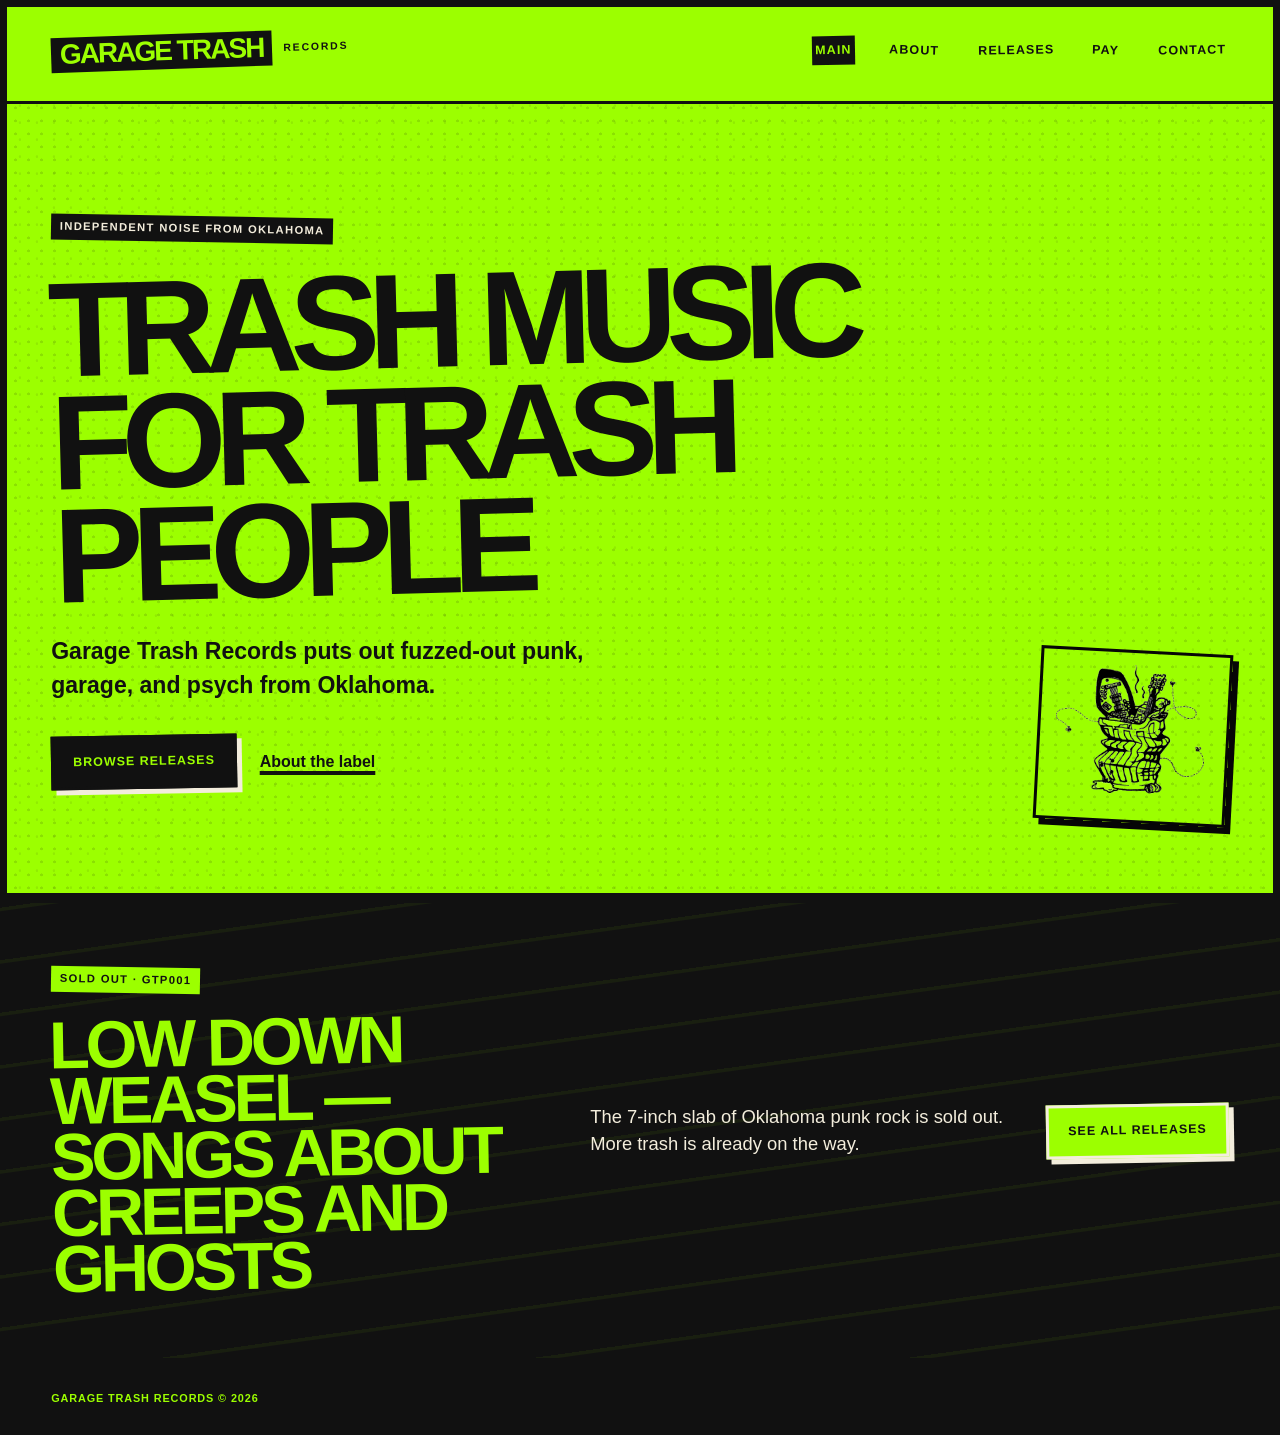
<file: index.html>
<!doctype html>
<html lang="en">
<head>
  <meta charset="utf-8">
  <meta name="viewport" content="width=device-width, initial-scale=1">
  <meta name="description" content="Garage Trash Records puts out fuzzed-out punk, garage, and psych from Oklahoma.">
  <title>Garage Trash Records | Oklahoma Punk, Garage &amp; Psych</title>
  <link rel="stylesheet" href="styles.css?v=20261006-1">
</head>
<body>
  <a class="skip-link" href="#main-content">Skip to content</a>

  <header class="site-header">
    <a class="wordmark" href="index.html" aria-label="Garage Trash Records home">
      <strong>Garage Trash</strong>
      <small>Records</small>
    </a>
    <nav class="site-nav" aria-label="Main navigation">
      <a href="index.html" aria-current="page">Main</a>
      <a href="about.html">About</a>
      <a href="merch.html">Releases</a>
      <a href="pay.html">Pay</a>
      <a href="contact.html">Contact</a>
    </nav>
  </header>

  <main id="main-content">
    <section class="hero">
      <div class="hero-copy">
        <p class="eyebrow">Independent noise from Oklahoma</p>
        <h1>Trash Music<br>for Trash People</h1>
        <p class="intro">Garage Trash Records puts out fuzzed-out punk, garage, and psych from Oklahoma.</p>
        <div class="button-row">
          <a class="button" href="merch.html">Browse releases</a>
          <a class="text-link" href="about.html">About the label</a>
        </div>
        <img class="hero-mark" src="garage-trash-logo-transparent.png" alt="Garage Trash overflowing trash-can mark">
      </div>
    </section>

    <section class="announcement" aria-labelledby="coming-soon">
      <div>
        <p class="eyebrow">Sold out · GTP001</p>
        <h2 id="coming-soon">Low Down Weasel — Songs About Creeps And Ghosts</h2>
      </div>
      <p>The 7-inch slab of Oklahoma punk rock is sold out. More trash is already on the way.</p>
      <a class="button button-dark" href="merch.html">See all releases</a>
    </section>
  </main>

  <footer class="site-footer">
    <p>Garage Trash Records <span aria-hidden="true">©</span> 2026</p>
  </footer>
</body>
</html>
</file>
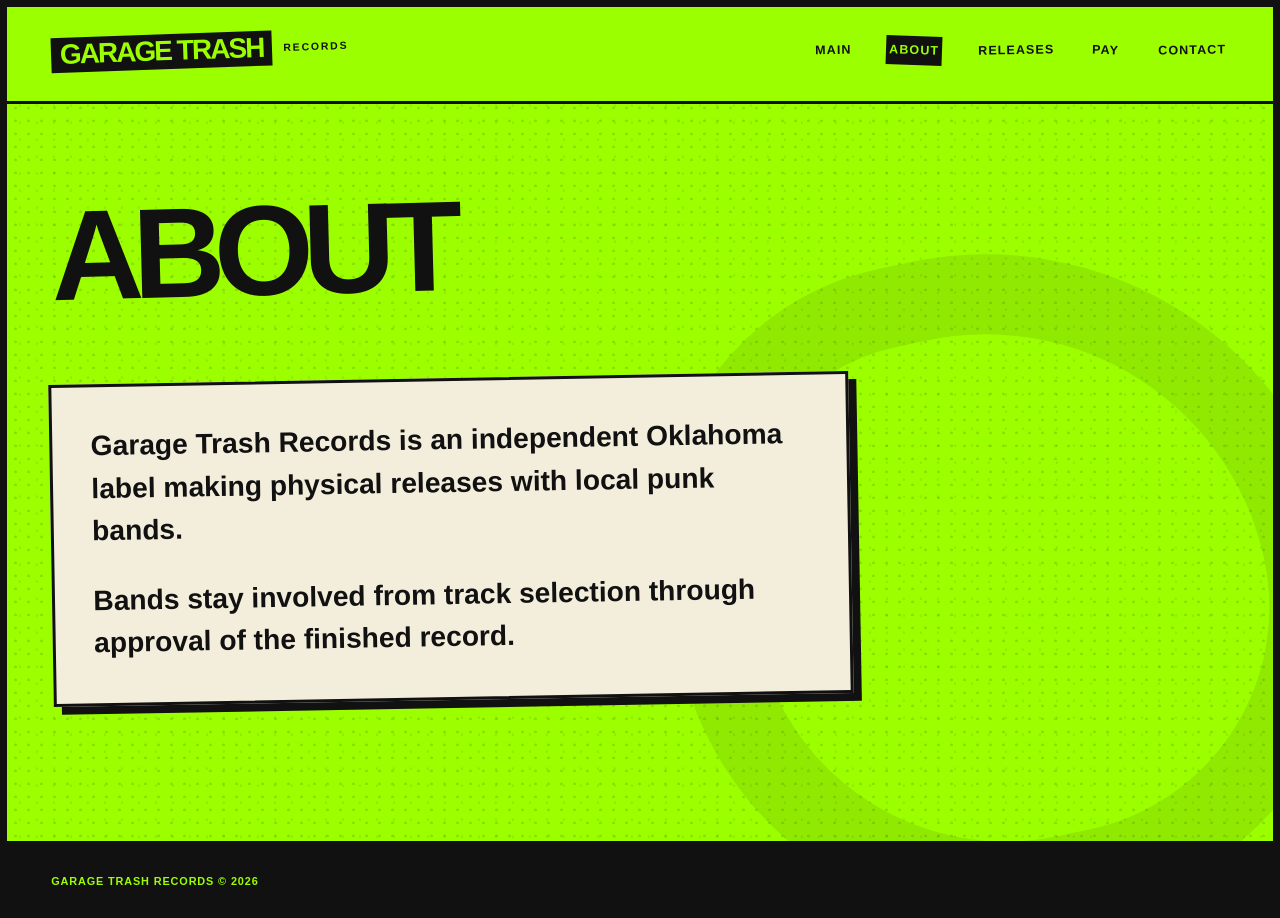
<file: about.html>
<!doctype html>
<html lang="en">
<head>
  <meta charset="utf-8">
  <meta name="viewport" content="width=device-width, initial-scale=1">
  <meta name="description" content="About Garage Trash Records, an independent Oklahoma punk label.">
  <title>About | Garage Trash Records</title>
  <link rel="stylesheet" href="styles.css?v=20261006-1">
</head>
<body>
  <a class="skip-link" href="#main-content">Skip to content</a>

  <header class="site-header">
    <a class="wordmark" href="index.html" aria-label="Garage Trash Records home">
      <strong>Garage Trash</strong>
      <small>Records</small>
    </a>
    <nav class="site-nav" aria-label="Main navigation">
      <a href="index.html">Main</a>
      <a href="about.html" aria-current="page">About</a>
      <a href="merch.html">Releases</a>
      <a href="pay.html">Pay</a>
      <a href="contact.html">Contact</a>
    </nav>
  </header>

  <main id="main-content" class="basic-page">
    <h1>About</h1>
    <div class="about-copy">
      <p>Garage Trash Records is an independent Oklahoma label making physical releases with local punk bands.</p>
      <p>Bands stay involved from track selection through approval of the finished record.</p>
    </div>
  </main>

  <footer class="site-footer">
    <p>Garage Trash Records <span aria-hidden="true">©</span> 2026</p>
  </footer>
</body>
</html>
</file>
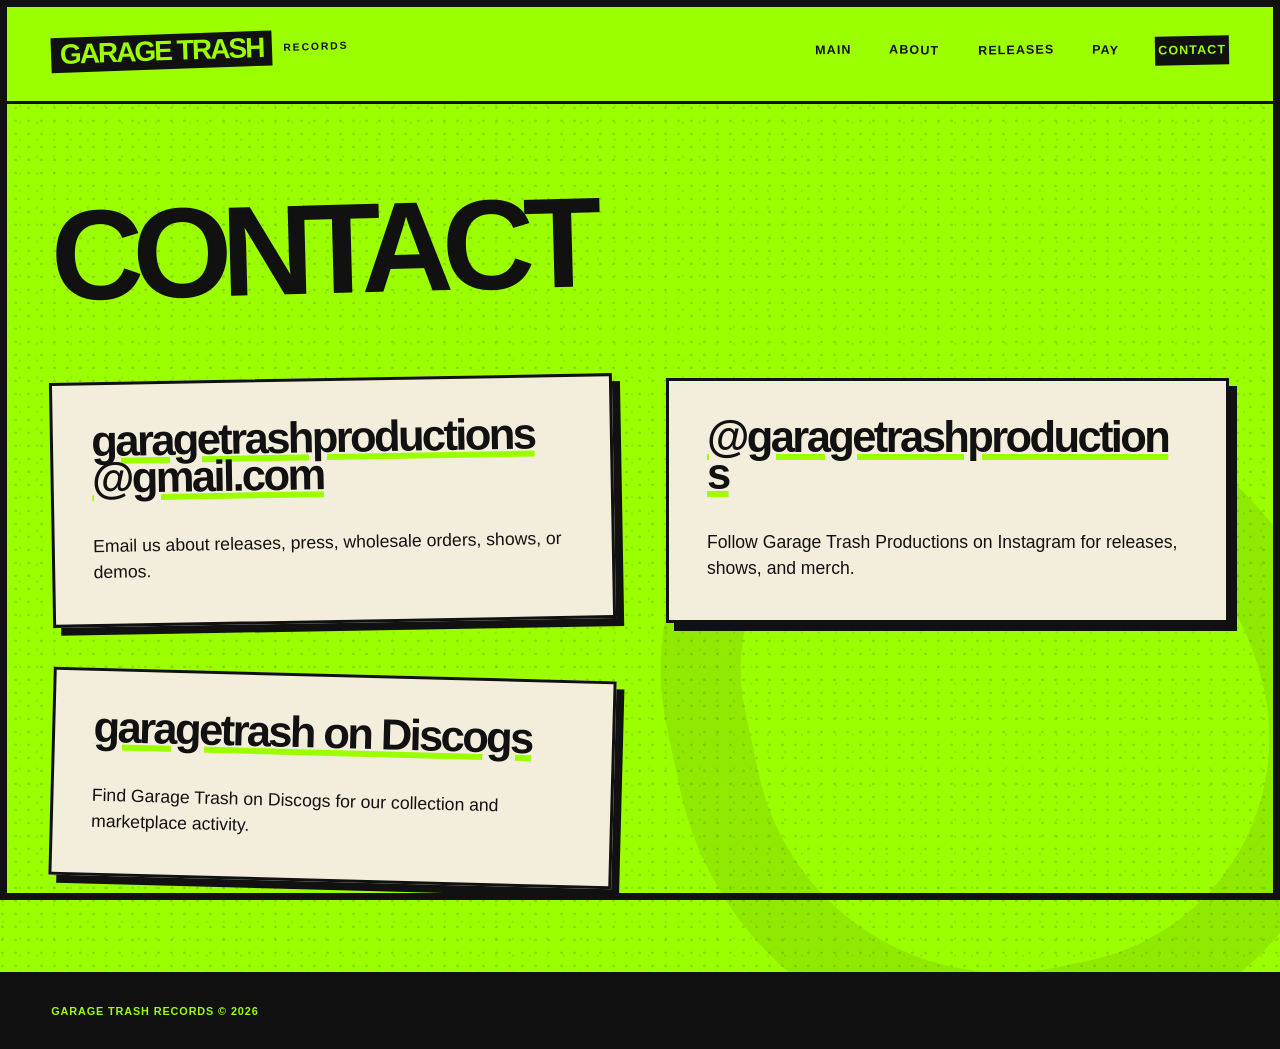
<file: contact.html>
<!doctype html>
<html lang="en">
<head>
  <meta charset="utf-8">
  <meta name="viewport" content="width=device-width, initial-scale=1">
  <meta name="description" content="Contact Garage Trash Productions for demos, wholesale, press, and release updates.">
  <title>Contact | Garage Trash Records</title>
  <link rel="stylesheet" href="styles.css?v=20261006-1">
</head>
<body>
  <a class="skip-link" href="#main-content">Skip to content</a>

  <header class="site-header">
    <a class="wordmark" href="index.html" aria-label="Garage Trash Records home">
      <strong>Garage Trash</strong>
      <small>Records</small>
    </a>
    <nav class="site-nav" aria-label="Main navigation">
      <a href="index.html">Main</a>
      <a href="about.html">About</a>
      <a href="merch.html">Releases</a>
      <a href="pay.html">Pay</a>
      <a href="contact.html" aria-current="page">Contact</a>
    </nav>
  </header>

  <main id="main-content" class="basic-page">
    <h1>Contact</h1>
    <section class="contact-grid">
      <div>
        <h2><a href="mailto:garagetrashproductions@gmail.com">garagetrashproductions@<wbr>gmail.com</a></h2>
        <p>Email us about releases, press, wholesale orders, shows, or demos.</p>
      </div>
      <div>
        <h2><a href="https://www.instagram.com/garagetrashproductions" target="_blank" rel="noopener">@garagetrashproductions</a></h2>
        <p>Follow Garage Trash Productions on Instagram for releases, shows, and merch.</p>
      </div>
      <div>
        <h2><a href="https://www.discogs.com/user/garagetrash" target="_blank" rel="noopener">garagetrash on Discogs</a></h2>
        <p>Find Garage Trash on Discogs for our collection and marketplace activity.</p>
      </div>
    </section>
  </main>

  <footer class="site-footer">
    <p>Garage Trash Records <span aria-hidden="true">©</span> 2026</p>
  </footer>
</body>
</html>
</file>
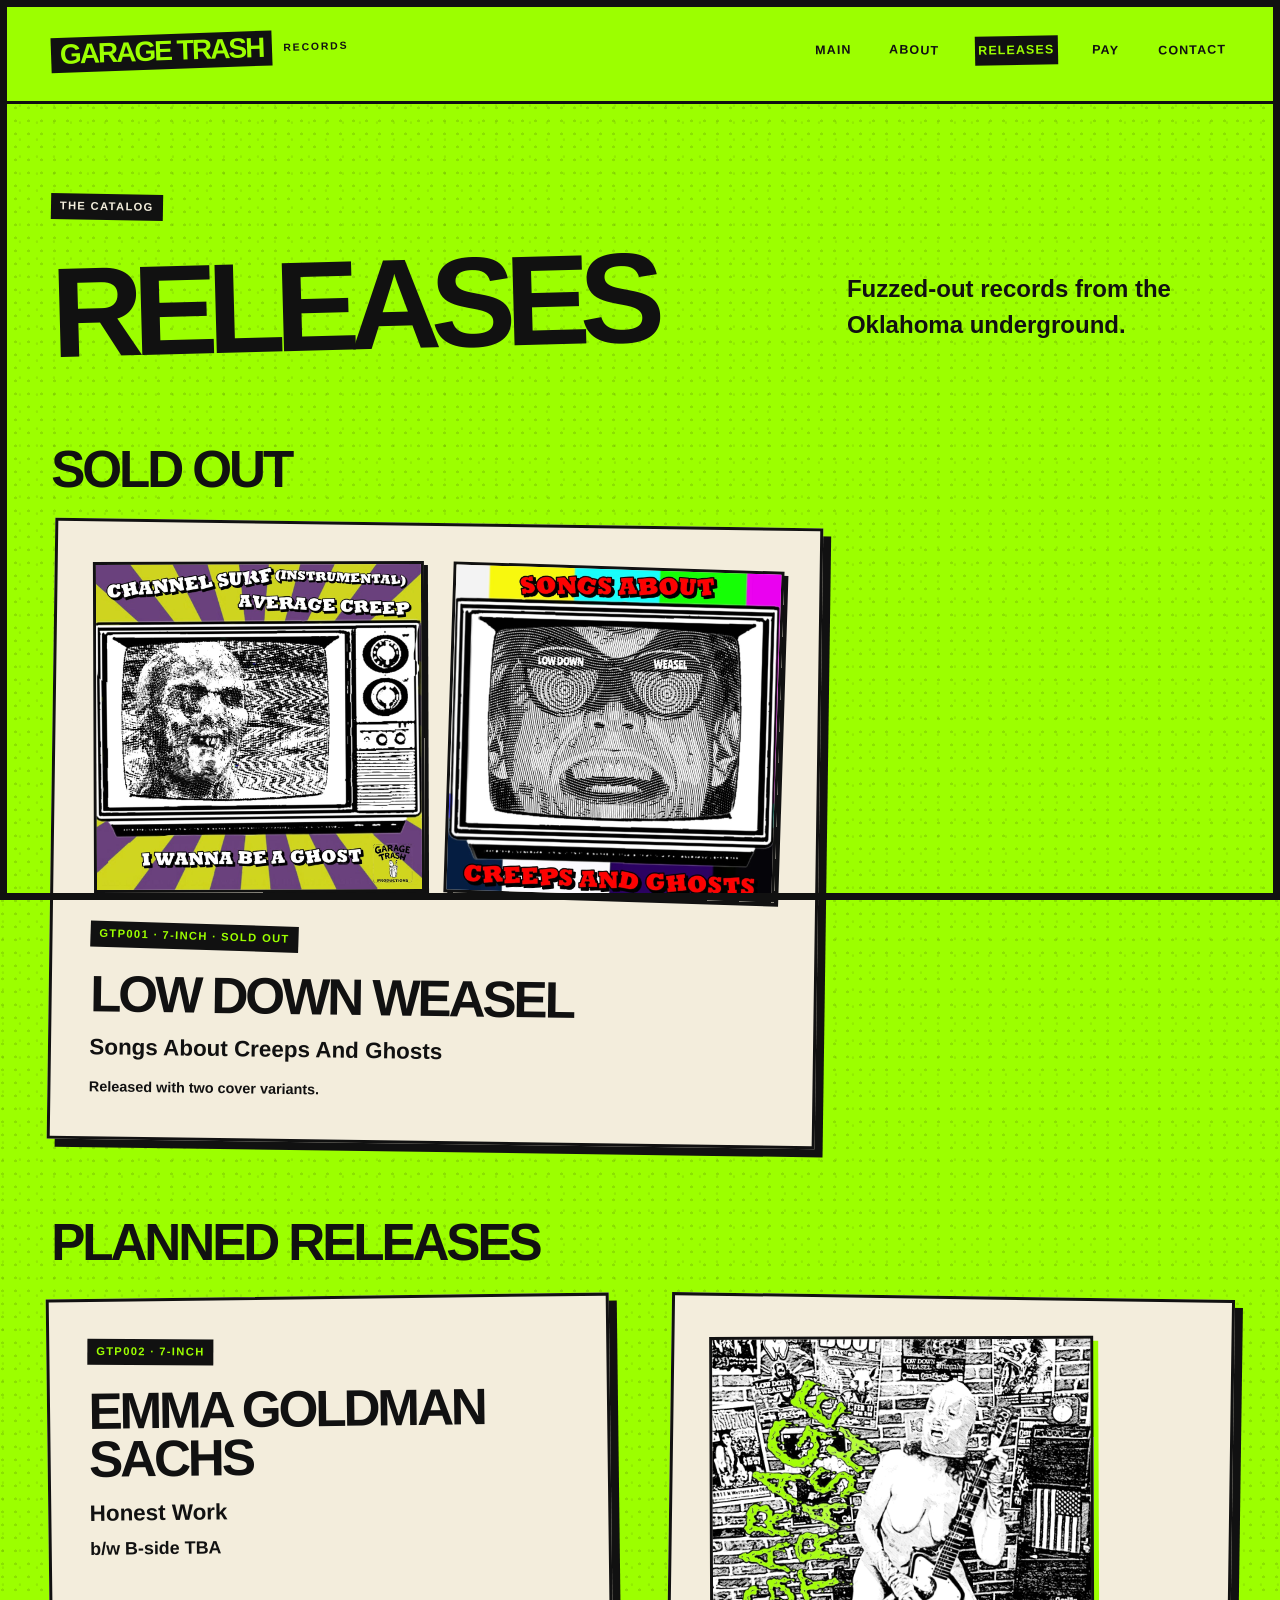
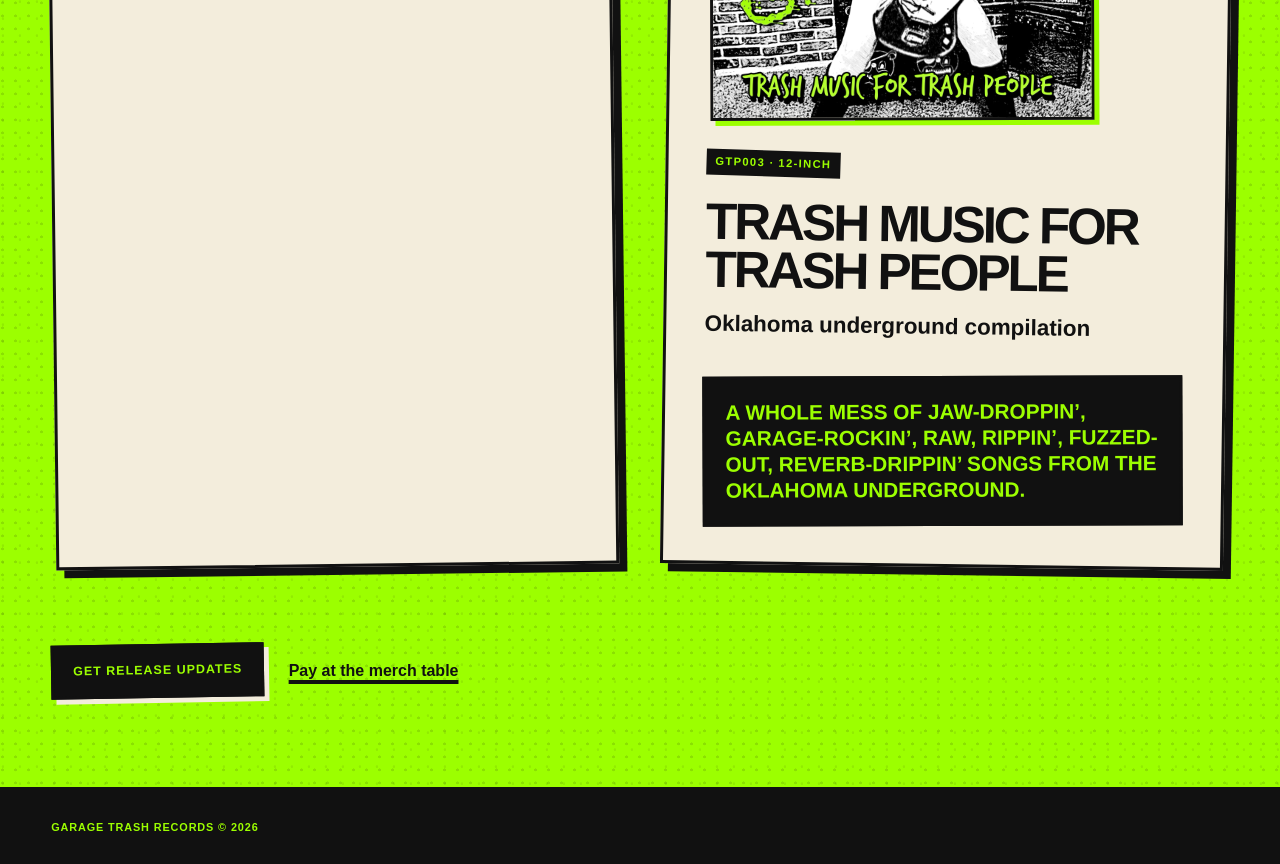
<file: merch.html>
<!doctype html>
<html lang="en">
<head>
  <meta charset="utf-8">
  <meta name="viewport" content="width=device-width, initial-scale=1">
  <meta name="description" content="Garage Trash Records releases and upcoming Oklahoma punk, garage, and psych records.">
  <title>Releases | Garage Trash Records</title>
  <link rel="stylesheet" href="styles.css?v=20261006-1">
</head>
<body>
  <a class="skip-link" href="#main-content">Skip to content</a>

  <header class="site-header">
    <a class="wordmark" href="index.html" aria-label="Garage Trash Records home">
      <strong>Garage Trash</strong>
      <small>Records</small>
    </a>
    <nav class="site-nav" aria-label="Main navigation">
      <a href="index.html">Main</a>
      <a href="about.html">About</a>
      <a href="merch.html" aria-current="page">Releases</a>
      <a href="pay.html">Pay</a>
      <a href="contact.html">Contact</a>
    </nav>
  </header>

  <main id="main-content" class="releases-page">
    <header class="releases-header">
      <p class="eyebrow">The catalog</p>
      <h1>Releases</h1>
      <p>Fuzzed-out records from the Oklahoma underground.</p>
    </header>

    <section class="release-section" aria-labelledby="sold-out">
      <h2 id="sold-out">Sold out</h2>
      <article class="release-card">
        <div class="cover-variants" aria-label="Two GTP001 cover variants">
          <img src="gtp001-cover-purple.png" alt="Purple and yellow Low Down Weasel cover featuring a monster on a television">
          <img src="gtp001-cover-color-bars.png" alt="Color-bar Low Down Weasel cover featuring a face on a television">
        </div>
        <p class="catalog-line">GTP001 · 7-inch · Sold out</p>
        <h3>Low Down Weasel</h3>
        <p class="release-title">Songs About Creeps And Ghosts</p>
        <p class="release-note">Released with two cover variants.</p>
      </article>
    </section>

    <section class="release-section planned-releases" aria-labelledby="planned">
      <h2 id="planned">Planned releases</h2>
      <div class="release-grid">
        <article class="release-card">
          <p class="catalog-line">GTP002 · 7-inch</p>
          <h3>Emma Goldman Sachs</h3>
          <p class="release-title">Honest Work <span>b/w B-side TBA</span></p>
        </article>

        <article class="release-card compilation-card">
          <img class="release-art" src="c54e57a6-d52e-4021-8d74-5b5003b29174.jpg" alt="Trash Music For Trash People compilation cover">
          <p class="catalog-line">GTP003 · 12-inch</p>
          <h3>Trash Music For Trash People</h3>
          <p class="release-title">Oklahoma underground compilation</p>
          <p class="hype-copy">A whole mess of jaw-droppin’, garage-rockin’, raw, rippin’, fuzzed-out, reverb-drippin’ songs from the Oklahoma underground.</p>
        </article>
      </div>
    </section>

    <div class="release-actions">
      <a class="button" href="contact.html">Get release updates</a>
      <a class="text-link" href="pay.html">Pay at the merch table</a>
    </div>
  </main>

  <footer class="site-footer">
    <p>Garage Trash Records <span aria-hidden="true">©</span> 2026</p>
  </footer>
</body>
</html>
</file>
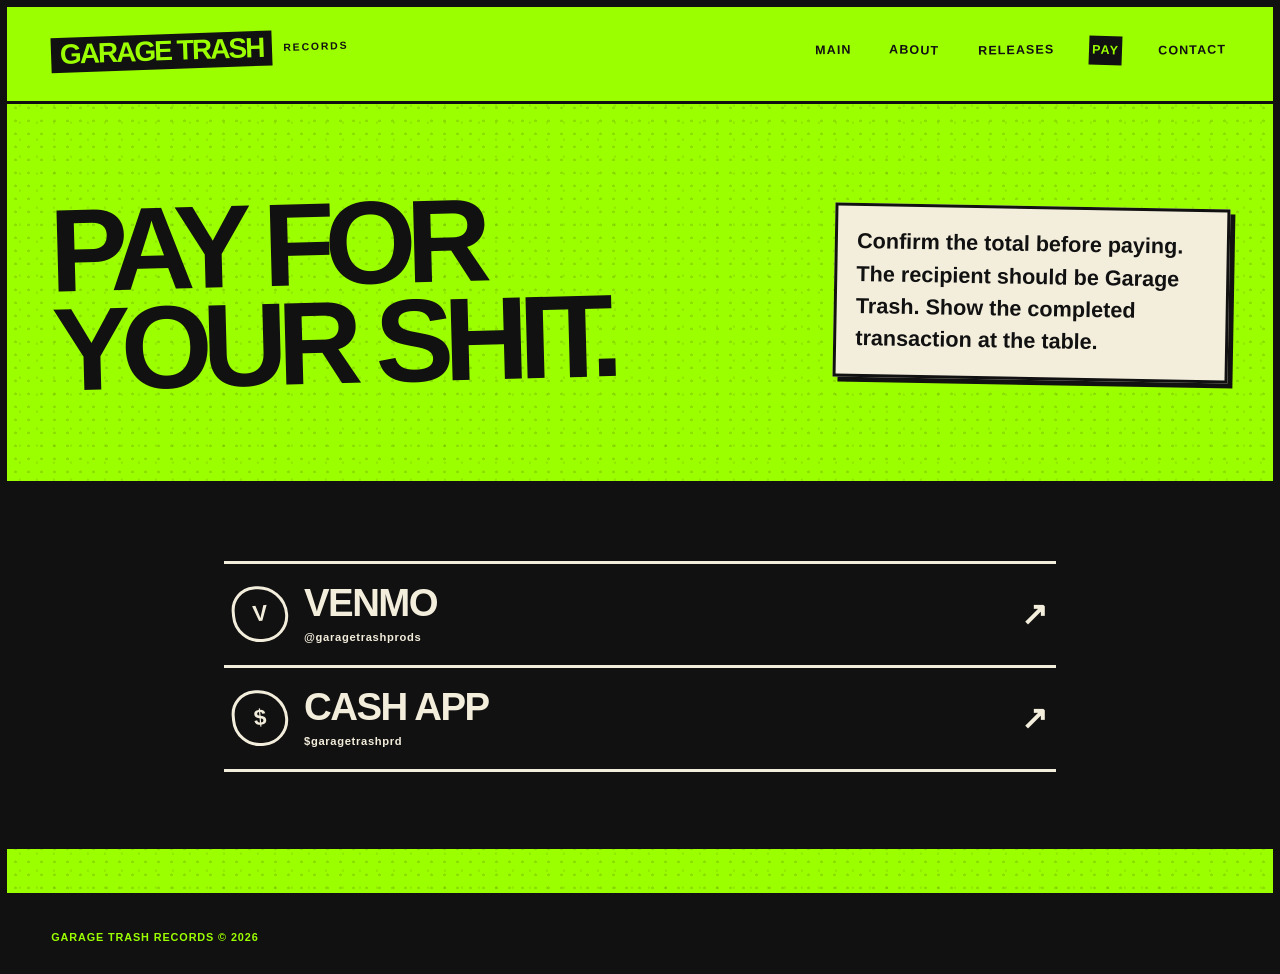
<file: pay.html>
<!doctype html>
<html lang="en">
<head>
  <meta charset="utf-8">
  <meta name="viewport" content="width=device-width, initial-scale=1">
  <meta name="description" content="Pay Garage Trash Records for records and merch with Venmo or Cash App.">
  <meta name="theme-color" content="#9cff00">
  <title>Pay | Garage Trash Records</title>
  <link rel="stylesheet" href="styles.css?v=20261006-1">
</head>
<body>
  <a class="skip-link" href="#main-content">Skip to content</a>

  <header class="site-header">
    <a class="wordmark" href="index.html" aria-label="Garage Trash Records home">
      <strong>Garage Trash</strong>
      <small>Records</small>
    </a>
    <nav class="site-nav" aria-label="Main navigation">
      <a href="index.html">Main</a>
      <a href="about.html">About</a>
      <a href="merch.html">Releases</a>
      <a href="pay.html" aria-current="page">Pay</a>
      <a href="contact.html">Contact</a>
    </nav>
  </header>

  <main id="main-content" class="payment-main">
    <header class="payment-hero">
      <h1>Pay for<br>your shit.</h1>
      <p>Confirm the total before paying. The recipient should be Garage Trash. Show the completed transaction at the table.</p>
    </header>

    <section class="payment-options" aria-label="Payment options">
      <div class="payment-list">
        <a class="payment-option" href="https://account.venmo.com/u/garagetrashprods" target="_blank" rel="noopener">
          <span class="payment-mark" aria-hidden="true">V</span>
          <span class="payment-name">Venmo<small>@garagetrashprods</small></span>
          <span class="payment-arrow" aria-hidden="true">↗</span>
        </a>
        <a class="payment-option" href="https://cash.app/$garagetrashprd" target="_blank" rel="noopener">
          <span class="payment-mark" aria-hidden="true">$</span>
          <span class="payment-name">Cash App<small>$garagetrashprd</small></span>
          <span class="payment-arrow" aria-hidden="true">↗</span>
        </a>
      </div>
    </section>
  </main>

  <footer class="site-footer">
    <p>Garage Trash Records <span aria-hidden="true">©</span> 2026</p>
  </footer>
</body>
</html>
</file>
<file: styles.css>
:root {
  --ink: #111111;
  --paper: #f3eddc;
  --green: #9cff00;
  --line: 3px solid var(--ink);
  --gutter: clamp(1rem, 4vw, 4.5rem);
  --shadow: 8px 8px 0 var(--ink);
}

* {
  box-sizing: border-box;
}

html {
  scroll-behavior: smooth;
}

body {
  margin: 0;
  color: var(--ink);
  background-color: var(--green);
  background-image:
    radial-gradient(circle at 20% 30%, rgb(17 17 17 / 13%) 0 1.2px, transparent 1.7px),
    radial-gradient(circle at 70% 80%, rgb(17 17 17 / 8%) 0 1px, transparent 1.5px);
  background-position: 0 0, 8px 7px;
  background-size: 13px 13px, 17px 17px;
  font-family: Arial, Helvetica, sans-serif;
  font-size: 1rem;
  line-height: 1.5;
}

body::before {
  position: fixed;
  z-index: 20;
  inset: 0;
  border: clamp(5px, 0.6vw, 10px) solid var(--ink);
  content: "";
  pointer-events: none;
}

img {
  display: block;
  max-width: 100%;
}

a {
  color: inherit;
}

::selection {
  color: var(--green);
  background: var(--ink);
}

.skip-link {
  position: fixed;
  z-index: 100;
  top: 1rem;
  left: 1rem;
  padding: 0.7rem 1rem;
  border: var(--line);
  background: var(--paper);
  font-weight: 900;
  transform: translateY(-180%);
}

.skip-link:focus {
  transform: translateY(0) rotate(-2deg);
}

.site-header {
  position: relative;
  z-index: 10;
  display: flex;
  align-items: center;
  justify-content: space-between;
  min-height: 6.5rem;
  padding: 1rem var(--gutter);
  border-bottom: var(--line);
  background: var(--green);
}

.wordmark {
  display: inline-flex;
  align-items: center;
  gap: 0.7rem;
  text-decoration: none;
  text-transform: uppercase;
  transform: rotate(-2deg);
}

.wordmark strong {
  padding: 0.18rem 0.55rem 0.25rem;
  color: var(--green);
  background: var(--ink);
  font-family: "Arial Black", Impact, sans-serif;
  font-size: clamp(1.1rem, 2.4vw, 1.75rem);
  font-weight: 900;
  letter-spacing: -0.07em;
  line-height: 1;
}

.wordmark small {
  font-size: 0.65rem;
  font-weight: 900;
  letter-spacing: 0.18em;
}

.site-nav {
  display: flex;
  gap: clamp(0.5rem, 2.5vw, 2rem);
}

.site-nav a {
  position: relative;
  padding: 0.32rem 0.2rem;
  font-size: 0.78rem;
  font-weight: 900;
  letter-spacing: 0.09em;
  text-decoration: none;
  text-transform: uppercase;
}

.site-nav a:nth-child(even) {
  transform: rotate(2deg);
}

.site-nav a:nth-child(odd) {
  transform: rotate(-1deg);
}

.site-nav a:hover,
.site-nav a:focus-visible,
.site-nav a[aria-current="page"] {
  color: var(--green);
  background: var(--ink);
  outline: 0;
}

.hero {
  min-height: clamp(42rem, calc(100vh - 6.5rem), 58rem);
  border-bottom: var(--line);
}

.hero-copy {
  position: relative;
  display: flex;
  flex-direction: column;
  justify-content: center;
  min-height: clamp(42rem, calc(100vh - 6.5rem), 58rem);
  overflow: hidden;
  padding: clamp(4rem, 8vw, 8rem) max(var(--gutter), calc((100vw - 92rem) / 2));
}

h1,
h2,
p {
  margin-top: 0;
}

h1,
h2 {
  font-family: "Arial Black", Impact, sans-serif;
  font-weight: 900;
  line-height: 0.84;
  text-transform: uppercase;
}

h1 {
  position: relative;
  z-index: 1;
  max-width: 9ch;
  margin-bottom: 2rem;
  font-size: clamp(4rem, 9.2vw, 9.5rem);
  letter-spacing: -0.085em;
  text-wrap: balance;
  transform: rotate(-1.5deg);
}

.hero h1 {
  max-width: 11ch;
  font-size: clamp(4.5rem, 10.5vw, 10.5rem);
}

h2 {
  font-size: clamp(2.5rem, 5.2vw, 5.2rem);
  letter-spacing: -0.06em;
}

.eyebrow,
.catalog-line {
  width: fit-content;
  margin-bottom: 1.35rem;
  padding: 0.28rem 0.55rem;
  color: var(--paper);
  background: var(--ink);
  font-size: 0.7rem;
  font-weight: 900;
  letter-spacing: 0.12em;
  text-transform: uppercase;
  transform: rotate(1deg);
}

.intro {
  position: relative;
  z-index: 1;
  max-width: 35rem;
  margin-bottom: 2rem;
  font-size: clamp(1.1rem, 1.8vw, 1.45rem);
  font-weight: 700;
}

.button-row {
  position: relative;
  z-index: 1;
  display: flex;
  align-items: center;
  flex-wrap: wrap;
  gap: 1.4rem;
}

.button {
  display: inline-block;
  width: fit-content;
  padding: 0.9rem 1.2rem;
  border: var(--line);
  color: var(--green);
  background: var(--ink);
  box-shadow: 5px 5px 0 var(--paper);
  font-size: 0.78rem;
  font-weight: 900;
  letter-spacing: 0.08em;
  text-decoration: none;
  text-transform: uppercase;
  transform: rotate(-1deg);
  transition: box-shadow 100ms ease, transform 100ms ease;
}

.button:hover,
.button:focus-visible {
  box-shadow: 2px 2px 0 var(--paper);
  outline: 0;
  transform: translate(3px, 3px) rotate(1deg);
}

.button-dark {
  border-color: var(--paper);
  color: var(--ink);
  background: var(--green);
  box-shadow: 5px 5px 0 var(--paper);
}

.text-link {
  font-weight: 900;
  text-decoration-thickness: 0.22rem;
  text-underline-offset: 0.25rem;
}

.text-link:hover,
.text-link:focus-visible {
  text-decoration-style: wavy;
}

.hero-mark {
  position: absolute;
  z-index: 2;
  right: max(var(--gutter), calc((100vw - 92rem) / 2));
  bottom: clamp(2rem, 6vw, 5rem);
  width: clamp(9rem, 15vw, 13rem);
  height: auto;
  border: var(--line);
  box-shadow: 6px 6px 0 var(--ink);
  filter: contrast(1.1);
  transform: rotate(3deg);
}

.announcement {
  display: grid;
  grid-template-columns: 1.2fr 1fr auto;
  align-items: center;
  gap: clamp(1.5rem, 3vw, 3rem);
  padding: clamp(3rem, 5vw, 5rem) var(--gutter);
  color: var(--paper);
  background:
    repeating-linear-gradient(-8deg, transparent 0 48px, rgb(156 255 0 / 6%) 49px 52px),
    var(--ink);
  border-bottom: var(--line);
}

.announcement .eyebrow {
  color: var(--ink);
  background: var(--green);
}

.announcement h2 {
  margin-bottom: 0;
  color: var(--green);
  transform: rotate(-1deg);
}

.announcement p:not(.eyebrow) {
  max-width: 32rem;
  margin-bottom: 0;
  font-size: 1.15rem;
}

.basic-page {
  position: relative;
  min-height: calc(100vh - 10rem);
  overflow: hidden;
  padding: clamp(4rem, 7vw, 7rem) var(--gutter);
  border-bottom: var(--line);
}

.basic-page::after {
  position: absolute;
  z-index: -1;
  right: -4rem;
  bottom: -5rem;
  width: clamp(16rem, 40vw, 34rem);
  aspect-ratio: 1;
  border: clamp(2rem, 7vw, 5rem) solid var(--ink);
  border-radius: 43% 57% 48% 52%;
  content: "";
  transform: rotate(-12deg);
  opacity: 0.09;
}

.basic-page > h1 {
  margin-bottom: clamp(3rem, 6vw, 6rem);
  font-size: clamp(4rem, 10vw, 9rem);
}

.about-copy {
  max-width: 50rem;
  padding: clamp(1.5rem, 3vw, 3rem);
  border: var(--line);
  background: var(--paper);
  box-shadow: var(--shadow);
  font-size: clamp(1.3rem, 2.2vw, 1.8rem);
  font-weight: 700;
  transform: rotate(-1deg);
}

.about-copy p:last-child {
  margin-bottom: 0;
}

.product-feature {
  display: grid;
  grid-template-columns: minmax(20rem, 0.9fr) 1.1fr;
  gap: clamp(3rem, 7vw, 7rem);
  align-items: center;
  min-height: calc(100vh - 10rem);
  padding: clamp(4rem, 7vw, 7rem) var(--gutter);
  border-bottom: var(--line);
}

.record-art {
  position: relative;
  transform: rotate(-2deg);
}

.record-art img {
  width: min(100%, 36rem);
  aspect-ratio: 1;
  border: 4px solid var(--ink);
  box-shadow: var(--shadow);
  object-fit: cover;
  filter: saturate(.2) contrast(1.25);
}

.product-copy {
  max-width: 44rem;
}

.product-copy h1 {
  max-width: 11ch;
  margin-bottom: 1.8rem;
  font-size: clamp(3.5rem, 6vw, 6rem);
}

.product-copy > p:not(.catalog-line) {
  max-width: 38rem;
  font-size: 1.15rem;
}

.product-price {
  font-weight: 900;
  text-transform: uppercase;
}

.product-actions {
  margin-block: 1.5rem 2.5rem;
}

.release-details {
  max-width: 38rem;
  margin: 0;
  border-top: var(--line);
}

.release-details div {
  display: grid;
  grid-template-columns: 8rem 1fr;
  padding: 0.75rem 0;
  border-bottom: 2px solid var(--ink);
}

.release-details dt {
  font-size: 0.7rem;
  font-weight: 900;
  letter-spacing: 0.1em;
  text-transform: uppercase;
}

.release-details dd {
  margin: 0;
}

.releases-page {
  min-height: calc(100vh - 10rem);
  padding: clamp(4rem, 7vw, 7rem) var(--gutter);
  border-bottom: var(--line);
}

.releases-header {
  display: grid;
  grid-template-columns: minmax(0, 1fr) minmax(16rem, 0.5fr);
  align-items: end;
  gap: 2rem;
  margin-bottom: clamp(4rem, 7vw, 7rem);
}

.releases-header .eyebrow {
  grid-column: 1 / -1;
  margin-bottom: 0;
}

.releases-header h1 {
  margin-bottom: 0;
  font-size: clamp(4rem, 10vw, 9rem);
}

.releases-header > p:last-child {
  margin-bottom: 1rem;
  font-size: clamp(1.1rem, 2vw, 1.5rem);
  font-weight: 700;
}

.release-section {
  margin-bottom: clamp(3rem, 6vw, 6rem);
}

.release-section > h2 {
  margin-bottom: 2rem;
  font-size: clamp(2rem, 4vw, 4rem);
}

.release-grid {
  display: grid;
  grid-template-columns: repeat(2, minmax(0, 1fr));
  gap: clamp(2rem, 4vw, 4rem);
}

.release-card {
  max-width: 48rem;
  padding: clamp(1.5rem, 3vw, 3rem);
  border: var(--line);
  background: var(--paper);
  box-shadow: var(--shadow);
  transform: rotate(-0.7deg);
}

.release-card:nth-child(even) {
  transform: rotate(0.8deg);
}

.release-card .catalog-line {
  color: var(--green);
}

.cover-variants {
  display: grid;
  grid-template-columns: repeat(2, minmax(0, 1fr));
  gap: clamp(0.75rem, 2vw, 1.5rem);
  margin-bottom: 2rem;
}

.cover-variants img {
  width: 100%;
  border: var(--line);
  box-shadow: 4px 4px 0 var(--ink);
}

.cover-variants img:first-child {
  transform: rotate(-1deg);
}

.cover-variants img:last-child {
  transform: rotate(1deg);
}

.release-art {
  width: min(100%, 24rem);
  margin-bottom: 2rem;
  border: var(--line);
  box-shadow: 5px 5px 0 var(--green);
  transform: rotate(-1deg);
}

.release-card h3 {
  margin: 0 0 0.75rem;
  font-family: "Arial Black", Impact, sans-serif;
  font-size: clamp(2rem, 4vw, 4rem);
  font-weight: 900;
  letter-spacing: -0.06em;
  line-height: 0.95;
  text-transform: uppercase;
}

.release-title {
  margin-bottom: 0;
  font-size: clamp(1.1rem, 2vw, 1.4rem);
  font-weight: 900;
}

.release-title span {
  display: block;
  margin-top: 0.35rem;
  font-size: 0.8em;
  font-weight: 700;
}

.release-note {
  margin: 0.75rem 0 0;
  font-size: 0.9rem;
  font-weight: 700;
}

.hype-copy {
  margin: 2rem 0 0;
  padding: 1.25rem;
  border: var(--line);
  color: var(--green);
  background: var(--ink);
  font-size: clamp(1.05rem, 1.7vw, 1.3rem);
  font-weight: 900;
  line-height: 1.25;
  text-transform: uppercase;
  transform: rotate(-1deg);
}

.release-actions {
  display: flex;
  align-items: center;
  flex-wrap: wrap;
  gap: 1.5rem;
}

.contact-grid {
  display: grid;
  grid-template-columns: repeat(2, 1fr);
  gap: clamp(2rem, 4vw, 4rem);
}

.contact-grid > div {
  padding: clamp(1.5rem, 3vw, 3rem);
  border: var(--line);
  background: var(--paper);
  box-shadow: var(--shadow);
}

.contact-grid > div:first-child {
  transform: rotate(-1deg);
}

.contact-grid > div:last-child {
  transform: rotate(1.5deg);
}

.contact-grid h2 {
  font-size: clamp(1.6rem, 3.4vw, 3.6rem);
  overflow-wrap: anywhere;
  text-transform: none;
}

.contact-grid h2 a {
  text-decoration-color: var(--green);
  text-decoration-thickness: 0.35rem;
  text-underline-offset: 0.15rem;
}

.contact-grid p:last-child {
  margin-bottom: 0;
  font-size: 1.1rem;
}

.payment-main {
  min-height: calc(100vh - 6.5rem);
}

.payment-hero {
  display: grid;
  grid-template-columns: minmax(0, 1fr) minmax(18rem, 0.55fr);
  align-items: end;
  gap: clamp(2rem, 5vw, 5rem);
  padding: clamp(4rem, 7vw, 7rem) var(--gutter);
  border-bottom: var(--line);
}

.payment-hero h1 {
  margin-bottom: 0;
}

.payment-hero > p:last-child {
  max-width: 34rem;
  margin-bottom: 0.75rem;
  padding: 1.2rem;
  border: var(--line);
  background: var(--paper);
  box-shadow: 5px 5px 0 var(--ink);
  font-size: clamp(1.05rem, 1.8vw, 1.35rem);
  font-weight: 700;
  transform: rotate(1deg);
}

.payment-options {
  padding: clamp(3rem, 6vw, 6rem) var(--gutter);
  color: var(--paper);
  background: var(--ink);
}

.payment-list {
  max-width: 52rem;
  margin: 0 auto;
  border-top: 3px solid var(--paper);
}

.payment-option {
  display: grid;
  grid-template-columns: 3.5rem 1fr auto;
  align-items: center;
  gap: 1rem;
  min-height: 6.5rem;
  padding: 0.9rem 0.5rem;
  border-bottom: 3px solid var(--paper);
  text-decoration: none;
  transition: color 100ms ease, padding 100ms ease;
}

.payment-option:hover,
.payment-option:focus-visible {
  padding-inline: 1rem;
  color: var(--green);
  outline: 0;
}

.payment-mark {
  display: grid;
  width: 3.5rem;
  aspect-ratio: 1;
  place-items: center;
  border: 3px solid currentColor;
  border-radius: 44% 56% 48% 52%;
  font-size: 1.4rem;
  font-weight: 900;
  transform: rotate(-5deg);
}

.payment-name {
  font-family: "Arial Black", Impact, sans-serif;
  font-size: clamp(1.6rem, 3vw, 2.5rem);
  font-weight: 900;
  letter-spacing: -0.04em;
  line-height: 1;
  text-transform: uppercase;
}

.payment-name small {
  display: block;
  margin-top: 0.55rem;
  font-family: Arial, Helvetica, sans-serif;
  font-size: 0.7rem;
  font-weight: 700;
  letter-spacing: 0.06em;
  line-height: 1.2;
  text-transform: none;
}

.payment-arrow {
  font-size: 2rem;
  font-weight: 900;
}

.site-footer {
  padding: 1.8rem var(--gutter);
  color: var(--green);
  background: var(--ink);
  font-size: 0.68rem;
  font-weight: 900;
  letter-spacing: 0.08em;
  text-transform: uppercase;
}

.site-footer p {
  margin: 0;
}

@media (max-width: 800px) {
  .site-header {
    align-items: flex-start;
    flex-direction: column;
    gap: 1.1rem;
    padding-block: 1.2rem;
  }

  .site-nav {
    width: 100%;
    justify-content: space-between;
    gap: 0.25rem;
  }

  .hero,
  .product-feature,
  .payment-hero {
    grid-template-columns: 1fr;
  }

  .hero {
    min-height: auto;
  }

  .hero-copy {
    min-height: auto;
  }

  .hero-mark {
    position: relative;
    right: auto;
    bottom: auto;
    align-self: flex-end;
    width: 9rem;
    margin-top: 3rem;
  }

  .announcement {
    grid-template-columns: 1fr;
  }

  .product-feature {
    gap: 4rem;
  }

  .record-art {
    max-width: 80vw;
  }

  .contact-grid {
    grid-template-columns: 1fr;
  }

  .releases-header,
  .release-grid {
    grid-template-columns: 1fr;
  }
}

@media (max-width: 480px) {
  body::before {
    display: none;
  }

  h1 {
    font-size: clamp(3.4rem, 18vw, 5rem);
  }

  .site-nav a {
    font-size: 0.59rem;
  }

  .wordmark small {
    display: none;
  }

  .release-details div {
    grid-template-columns: 6rem 1fr;
  }

  .payment-option {
    grid-template-columns: 2.9rem 1fr auto;
  }

  .payment-mark {
    width: 2.9rem;
  }
}

@media (prefers-reduced-motion: reduce) {
  html {
    scroll-behavior: auto;
  }

  *,
  *::before,
  *::after {
    transition-duration: 0.01ms !important;
  }
}
</file>
